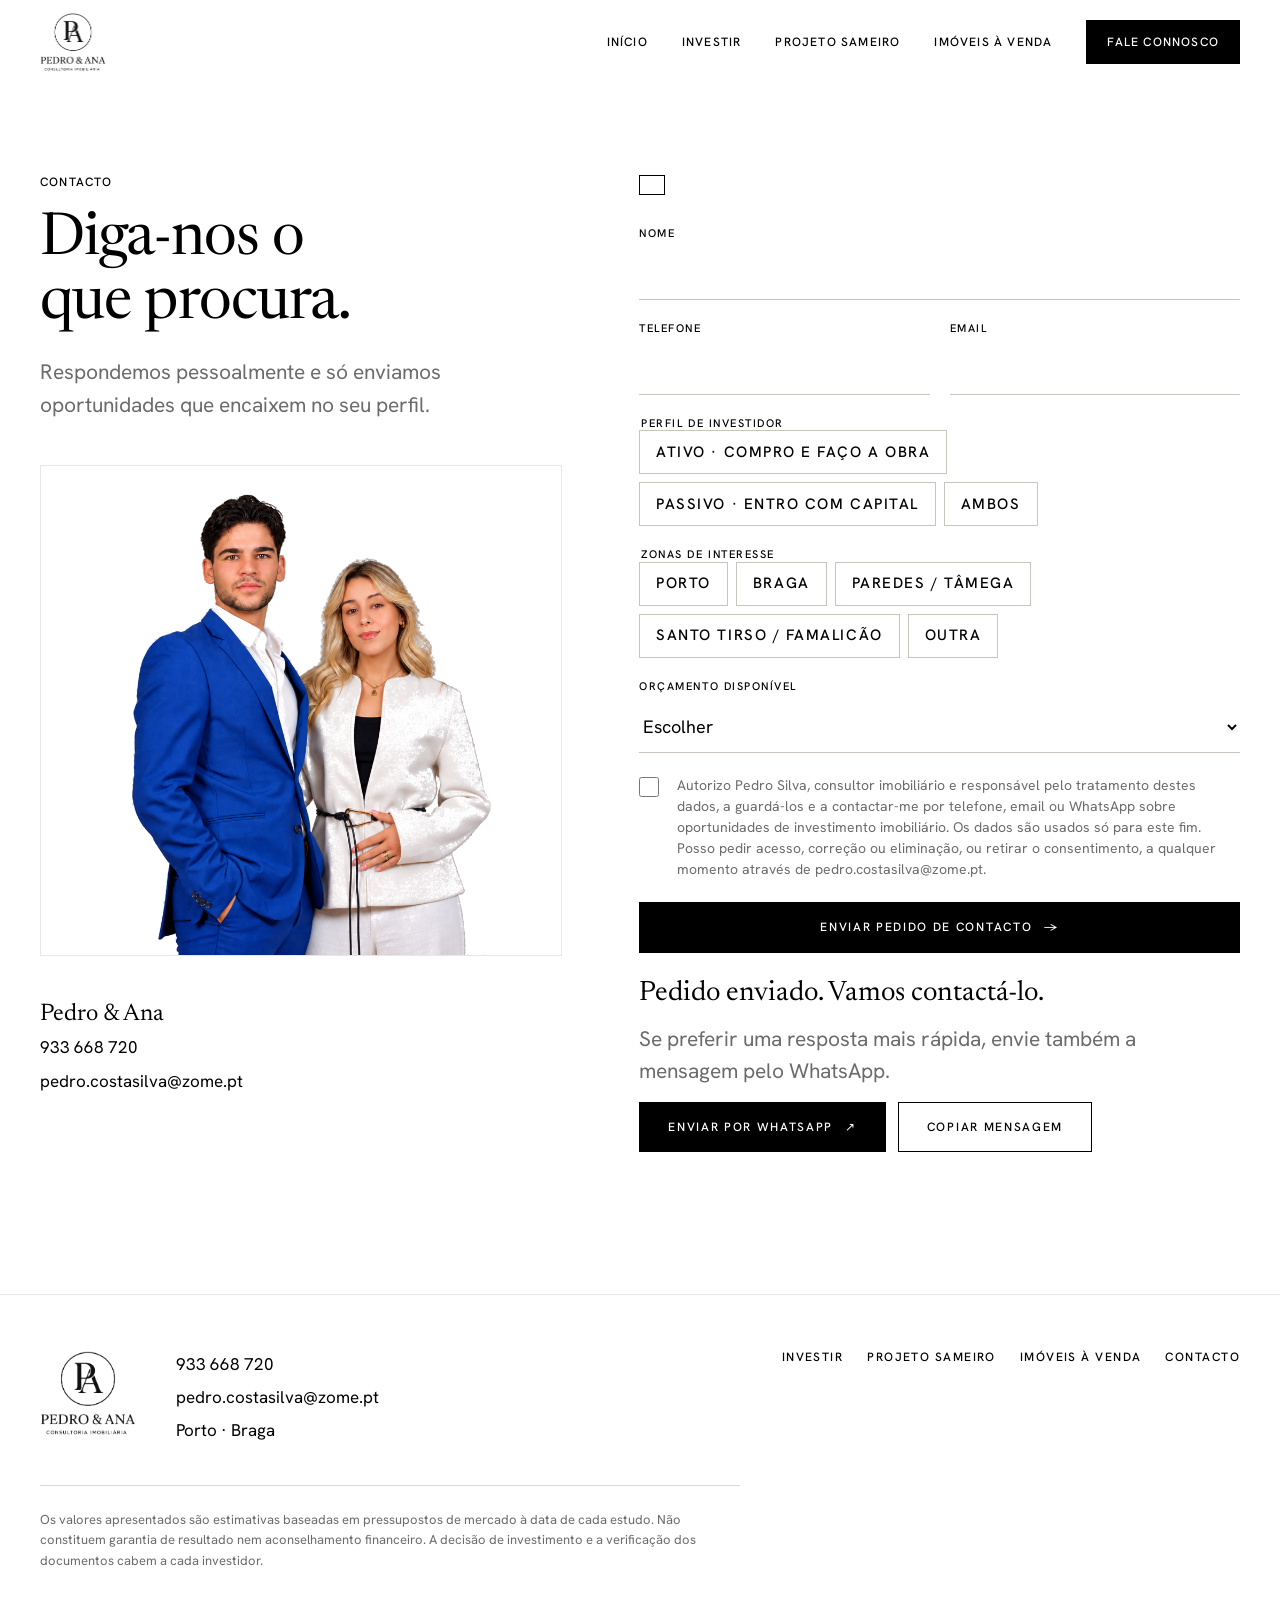
<file: contacto.html>
<!doctype html>
<html lang="pt-PT">
<head>
<meta charset="utf-8">
<meta name="robots" content="noindex, nofollow">
<meta name="viewport" content="width=device-width,initial-scale=1,viewport-fit=cover">
<title>Contacto · Pedro &amp; Ana</title>
<meta name="description" content="Deixe o seu contacto para receber oportunidades de investimento imobiliário no Porto e em Braga.">
<meta property="og:title" content="Contacto · Pedro &amp; Ana">
<meta name="theme-color" content="#ffffff">
<link rel="icon" href="img/logo-black.png">
<link rel="preconnect" href="https://fonts.googleapis.com">
<link rel="preconnect" href="https://fonts.gstatic.com" crossorigin>
<link rel="stylesheet" href="https://fonts.googleapis.com/css2?family=Newsreader:opsz,wght@6..72,400;6..72,500&family=Hanken+Grotesk:wght@400;500;600&display=swap">
<link rel="stylesheet" href="style.css">
</head>
<body>
<a class="skip" href="#conteudo">Saltar para o conteúdo</a>
<header class="site-head">
  <div class="wrap">
    <a class="brand" href="index.html" aria-label="Pedro &amp; Ana, início"><img src="img/logo-black.png" alt="Pedro &amp; Ana" width="1057" height="927"></a>
    <button class="menu-btn" type="button" aria-expanded="false" aria-controls="nav">Menu</button>
    <nav class="nav" id="nav" aria-label="Principal">
      <a href="index.html">Início</a>
      <a href="investir.html">Investir</a>
      <a href="sameiro.html">Projeto Sameiro</a>
      <a href="imoveis.html">Imóveis à venda</a>
      <a class="btn btn-solid" href="contacto.html" aria-current="page">Fale connosco</a>
    </nav>
  </div>
</header>

<main id="conteudo">
  <section class="section" style="padding-top:clamp(48px,7vw,96px)">
    <div class="wrap contact">
      <div class="stack-l">
        <div class="stack">
          <p class="label" data-enter>Contacto</p>
          <h1 class="h-l" data-enter="2">Diga-nos o que procura.</h1>
          <p class="lead" data-enter="3">Respondemos pessoalmente e só enviamos oportunidades que encaixem no seu perfil.</p>
        </div>
        <div class="team"><div class="ph" style="grid-column:1/-1"><img src="img/team.png" alt="Pedro e Ana" width="711" height="869"></div></div>
        <div class="direct">
          <b style="font:400 24px/1.2 var(--display)">Pedro &amp; Ana</b>
          <span>933 668 720</span>
          <span>pedro.costasilva@zome.pt</span>
        </div>
      </div>

      <div>
        <p class="tag" id="f-interesse" hidden style="margin-bottom:24px"></p>
        <form id="lead" novalidate>
          <div class="field"><label for="f-nome">Nome</label><input id="f-nome" name="nome" type="text" autocomplete="name" required><p class="err" id="e-nome"></p></div>
          <div class="row2">
            <div class="field"><label for="f-tel">Telefone</label><input id="f-tel" name="telefone" type="tel" autocomplete="tel" inputmode="tel" required><p class="err" id="e-tel"></p></div>
            <div class="field"><label for="f-email">Email</label><input id="f-email" name="email" type="email" autocomplete="email" required><p class="err" id="e-email"></p></div>
          </div>
          <fieldset>
            <legend class="legend">Perfil de investidor</legend>
            <div class="choices">
              <label class="choice"><input type="radio" name="perfil" id="f-ativo" value="Ativo"><span>Ativo · compro e faço a obra</span></label>
              <label class="choice"><input type="radio" name="perfil" id="f-passivo" value="Passivo"><span>Passivo · entro com capital</span></label>
              <label class="choice"><input type="radio" name="perfil" id="f-ambos" value="Ambos"><span>Ambos</span></label>
            </div>
            <p class="err" id="e-perfil"></p>
          </fieldset>
          <fieldset>
            <legend class="legend">Zonas de interesse</legend>
            <div class="choices">
              <label class="choice"><input type="checkbox" name="zonas" id="z-porto" value="Porto"><span>Porto</span></label>
              <label class="choice"><input type="checkbox" name="zonas" id="z-braga" value="Braga"><span>Braga</span></label>
              <label class="choice"><input type="checkbox" name="zonas" id="z-tamega" value="Paredes / Tâmega"><span>Paredes / Tâmega</span></label>
              <label class="choice"><input type="checkbox" name="zonas" id="z-tirso" value="Santo Tirso / Famalicão"><span>Santo Tirso / Famalicão</span></label>
              <label class="choice"><input type="checkbox" name="zonas" id="z-outra" value="Outra"><span>Outra</span></label>
            </div>
          </fieldset>
          <div class="field">
            <label for="f-orc">Orçamento disponível</label>
            <select id="f-orc" name="orcamento">
              <option value="">Escolher</option>
              <option>Até 100.000 €</option>
              <option>100.000 € a 250.000 €</option>
              <option>250.000 € a 500.000 €</option>
              <option>500.000 € a 1.000.000 €</option>
              <option>Mais de 1.000.000 €</option>
            </select>
          </div>
          <label class="consent" for="f-rgpd">
            <input type="checkbox" id="f-rgpd" name="rgpd">
            <span>Autorizo Pedro Silva, consultor imobiliário e responsável pelo tratamento destes dados, a guardá-los e a contactar-me por telefone, email ou WhatsApp sobre oportunidades de investimento imobiliário. Os dados são usados só para este fim. Posso pedir acesso, correção ou eliminação, ou retirar o consentimento, a qualquer momento através de pedro.costasilva@zome.pt.</span>
          </label>
          <p class="err" id="e-rgpd"></p>
          <button class="btn btn-solid" type="submit">Enviar pedido de contacto <span class="arr" aria-hidden="true">→</span></button>
        </form>
        <div class="done" id="done" hidden>
          <b id="done-title">Pedido enviado. Vamos contactá-lo.</b>
          <p id="done-text" class="lead">Se preferir uma resposta mais rápida, envie também a mensagem pelo WhatsApp.</p>
          <div class="actions">
            <a class="btn btn-solid" id="wa" href="#" target="_blank" rel="noopener">Enviar por WhatsApp <span class="arr" aria-hidden="true">↗</span></a>
            <button class="btn btn-line" type="button" id="copy">Copiar mensagem</button>
          </div>
          <p class="note" id="copy-msg"></p>
        </div>
      </div>
    </div>
  </section>
</main>

<footer class="site-foot">
  <div class="wrap">
    <img src="img/logo-black.png" alt="Pedro &amp; Ana" width="1057" height="927" loading="lazy">
    <div class="direct"><span>933 668 720</span><span>pedro.costasilva@zome.pt</span><span>Porto · Braga</span></div>
    <nav aria-label="Rodapé"><a href="investir.html">Investir</a><a href="sameiro.html">Projeto Sameiro</a><a href="imoveis.html">Imóveis à venda</a><a href="contacto.html">Contacto</a></nav>
    <p class="legal">Os valores apresentados são estimativas baseadas em pressupostos de mercado à data de cada estudo. Não constituem garantia de resultado nem aconselhamento financeiro. A decisão de investimento e a verificação dos documentos cabem a cada investidor.</p>
  </div>
</footer>
<script src="site.js"></script>
</body>
</html>
</file>
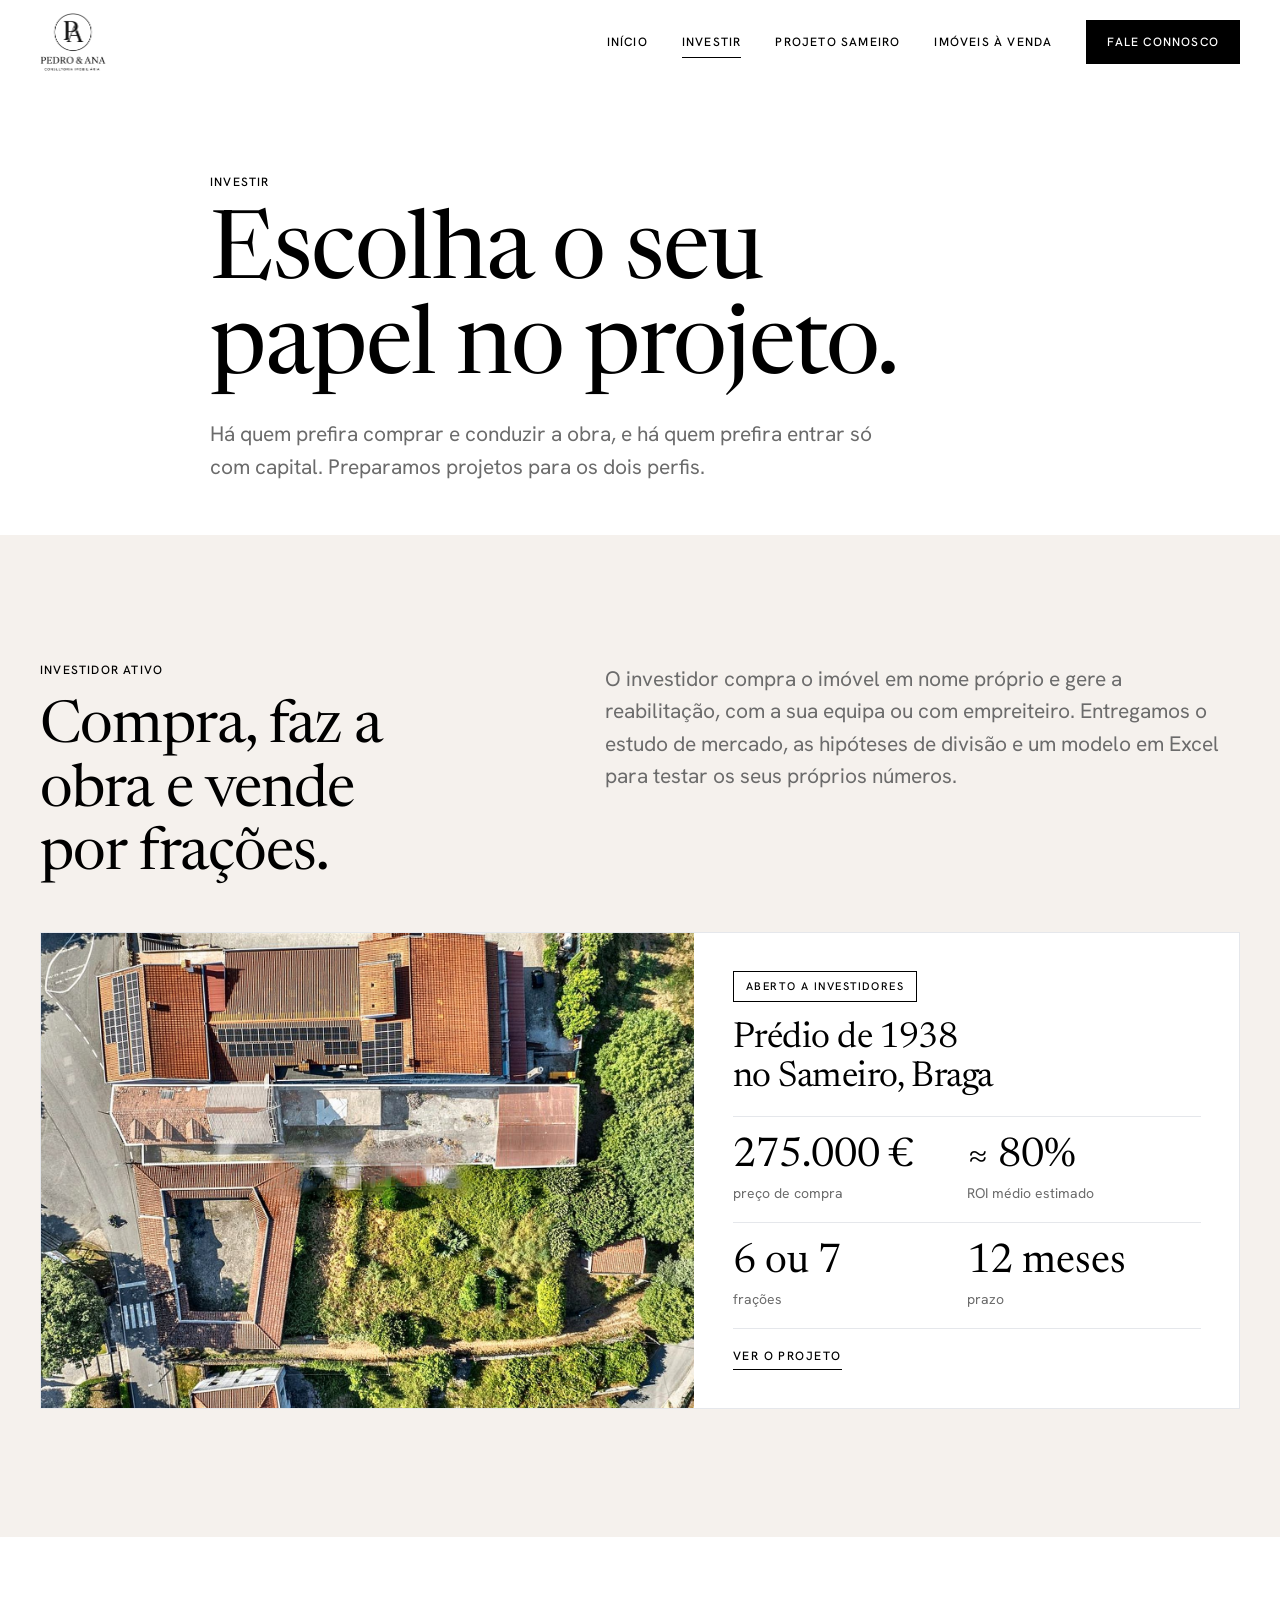
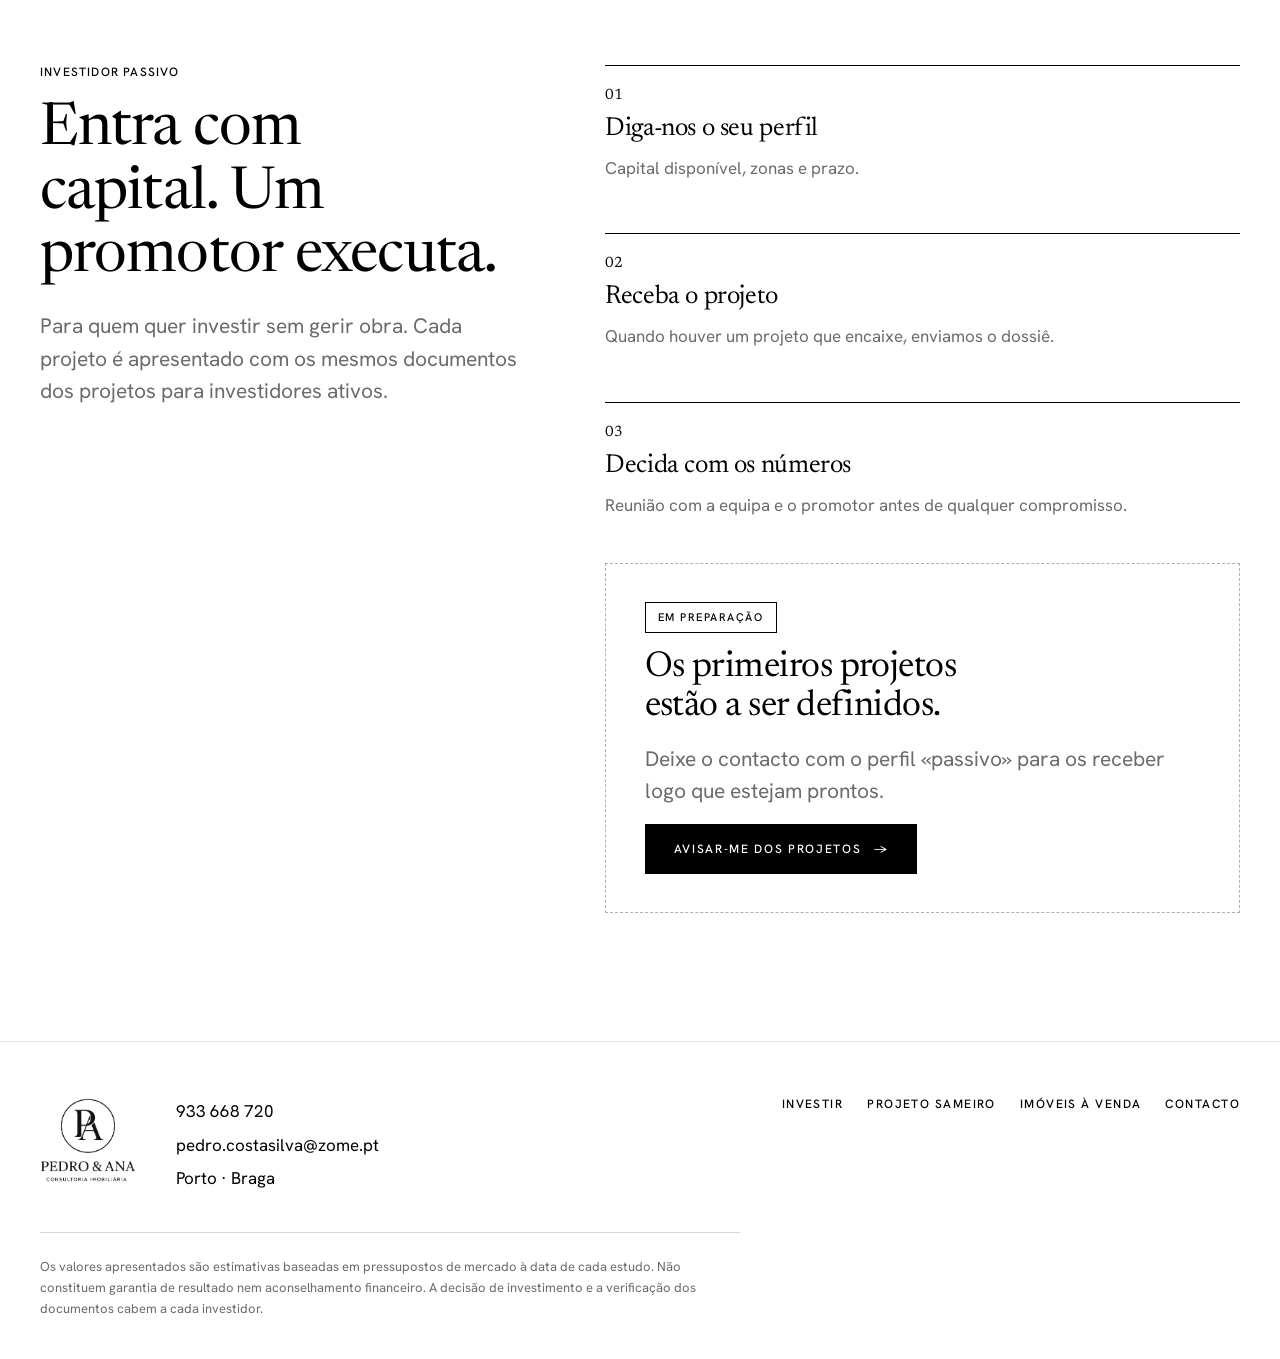
<file: investir.html>
<!doctype html>
<html lang="pt-PT">
<head>
<meta charset="utf-8">
<meta name="robots" content="noindex, nofollow">
<meta name="viewport" content="width=device-width,initial-scale=1,viewport-fit=cover">
<title>Investir · Pedro &amp; Ana</title>
<meta name="description" content="Projetos para investidores ativos e passivos no Porto e em Braga.">
<meta property="og:title" content="Investir · Pedro &amp; Ana">
<meta property="og:image" content="img/aerea-sameiro.jpg">
<meta name="theme-color" content="#ffffff">
<link rel="icon" href="img/logo-black.png">
<link rel="preconnect" href="https://fonts.googleapis.com">
<link rel="preconnect" href="https://fonts.gstatic.com" crossorigin>
<link rel="stylesheet" href="https://fonts.googleapis.com/css2?family=Newsreader:opsz,wght@6..72,400;6..72,500&family=Hanken+Grotesk:wght@400;500;600&display=swap">
<link rel="stylesheet" href="style.css">
</head>
<body>
<a class="skip" href="#conteudo">Saltar para o conteúdo</a>
<header class="site-head">
  <div class="wrap">
    <a class="brand" href="index.html" aria-label="Pedro &amp; Ana, início"><img src="img/logo-black.png" alt="Pedro &amp; Ana" width="1057" height="927"></a>
    <button class="menu-btn" type="button" aria-expanded="false" aria-controls="nav">Menu</button>
    <nav class="nav" id="nav" aria-label="Principal">
      <a href="index.html">Início</a>
      <a href="investir.html" aria-current="page">Investir</a>
      <a href="sameiro.html">Projeto Sameiro</a>
      <a href="imoveis.html">Imóveis à venda</a>
      <a class="btn btn-solid" href="contacto.html">Fale connosco</a>
    </nav>
  </div>
</header>

<main id="conteudo">
  <section class="page-head">
    <div class="wrap stack">
      <p class="label" data-enter>Investir</p>
      <h1 class="h-xl" data-enter="2">Escolha o seu papel no projeto.</h1>
      <p class="lead" data-enter="3">Há quem prefira comprar e conduzir a obra, e há quem prefira entrar só com capital. Preparamos projetos para os dois perfis.</p>
    </div>
  </section>

  <section id="ativos" class="section sand" aria-labelledby="h-ativos">
    <div class="wrap stack-l">
      <div class="split">
        <div class="stack">
          <p class="label">Investidor ativo</p>
          <h2 id="h-ativos" class="h-l">Compra, faz a obra e vende por frações.</h2>
        </div>
        <div class="stack">
          <p class="lead">O investidor compra o imóvel em nome próprio e gere a reabilitação, com a sua equipa ou com empreiteiro. Entregamos o estudo de mercado, as hipóteses de divisão e um modelo em Excel para testar os seus próprios números.</p>
        </div>
      </div>
      <a class="project-card" href="sameiro.html">
        <div class="ph"><img src="img/aerea-sameiro.jpg" alt="Vista aérea do prédio do Sameiro" loading="lazy" width="2000" height="1124"></div>
        <div class="tx">
          <span class="tag">Aberto a investidores</span>
          <h3 class="h-m">Prédio de 1938 no Sameiro, Braga</h3>
          <div class="figs">
            <div><b>275.000 €</b><span>preço de compra</span></div>
            <div><b>≈ 80%</b><span>ROI médio estimado</span></div>
            <div><b>6 ou 7</b><span>frações</span></div>
            <div><b>12 meses</b><span>prazo</span></div>
          </div>
          <span class="link" style="justify-self:start">Ver o projeto</span>
        </div>
      </a>
    </div>
  </section>

  <section id="passivos" class="section" aria-labelledby="h-passivos">
    <div class="wrap split">
      <div class="stack">
        <p class="label">Investidor passivo</p>
        <h2 id="h-passivos" class="h-l">Entra com capital. Um promotor executa.</h2>
        <p class="lead">Para quem quer investir sem gerir obra. Cada projeto é apresentado com os mesmos documentos dos projetos para investidores ativos.</p>
      </div>
      <div class="stack-l">
        <ol class="steps" style="grid-template-columns:1fr">
          <li><h3>Diga-nos o seu perfil</h3><p>Capital disponível, zonas e prazo.</p></li>
          <li><h3>Receba o projeto</h3><p>Quando houver um projeto que encaixe, enviamos o dossiê.</p></li>
          <li><h3>Decida com os números</h3><p>Reunião com a equipa e o promotor antes de qualquer compromisso.</p></li>
        </ol>
        <div class="slot">
          <span class="tag wait">Em preparação</span>
          <h3 class="h-m">Os primeiros projetos estão a ser definidos.</h3>
          <p class="lead">Deixe o contacto com o perfil «passivo» para os receber logo que estejam prontos.</p>
          <!-- POR PREENCHER (Pedro): projetos do Jorge Pais — nome, zona, capital mínimo, prazo, retorno previsto, modelo de entrada. Confirmar se o nome do promotor pode aparecer. -->
          <div class="actions"><a class="btn btn-solid" href="contacto.html?perfil=passivo">Avisar-me dos projetos <span class="arr" aria-hidden="true">→</span></a></div>
        </div>
      </div>
    </div>
  </section>
</main>

<footer class="site-foot">
  <div class="wrap">
    <img src="img/logo-black.png" alt="Pedro &amp; Ana" width="1057" height="927" loading="lazy">
    <div class="direct"><span>933 668 720</span><span>pedro.costasilva@zome.pt</span><span>Porto · Braga</span></div>
    <nav aria-label="Rodapé"><a href="investir.html">Investir</a><a href="sameiro.html">Projeto Sameiro</a><a href="imoveis.html">Imóveis à venda</a><a href="contacto.html">Contacto</a></nav>
    <p class="legal">Os valores apresentados são estimativas baseadas em pressupostos de mercado à data de cada estudo. Não constituem garantia de resultado nem aconselhamento financeiro. A decisão de investimento e a verificação dos documentos cabem a cada investidor.</p>
  </div>
</footer>
<script src="site.js"></script>
</body>
</html>
</file>
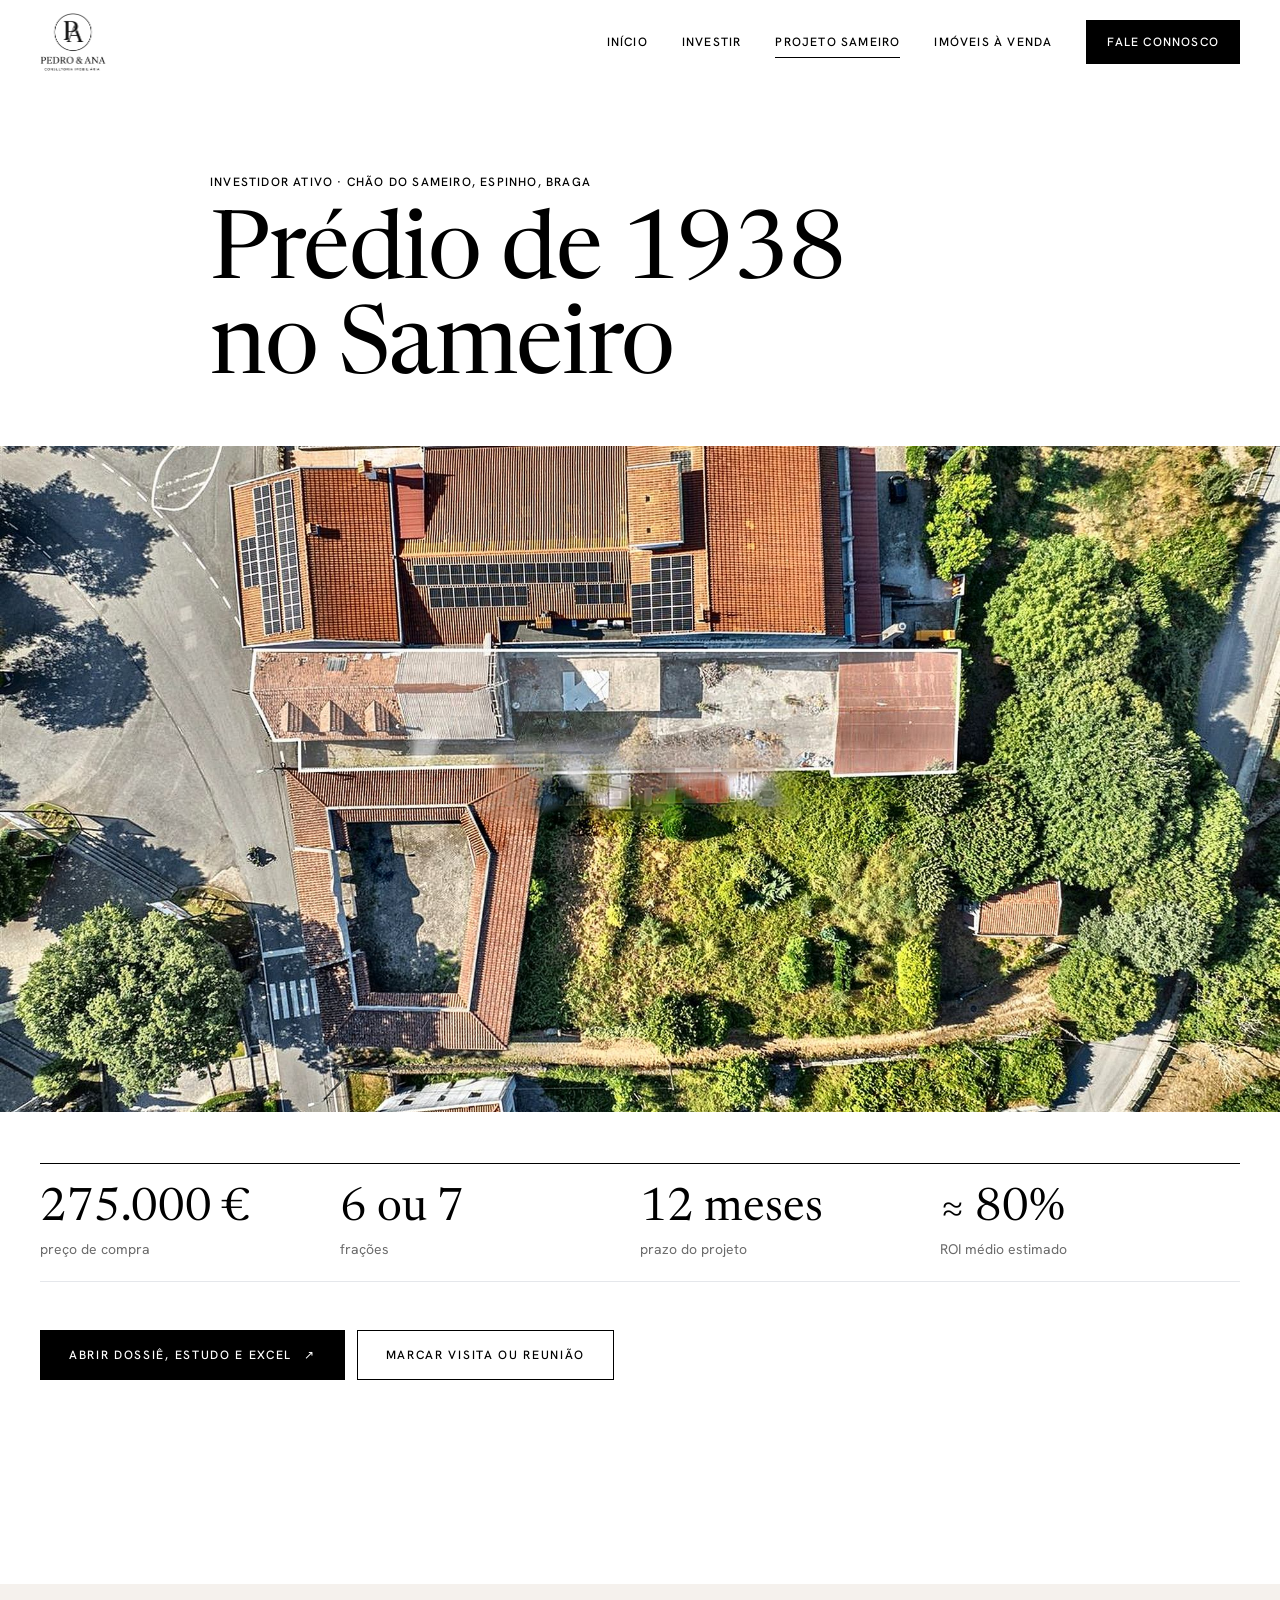
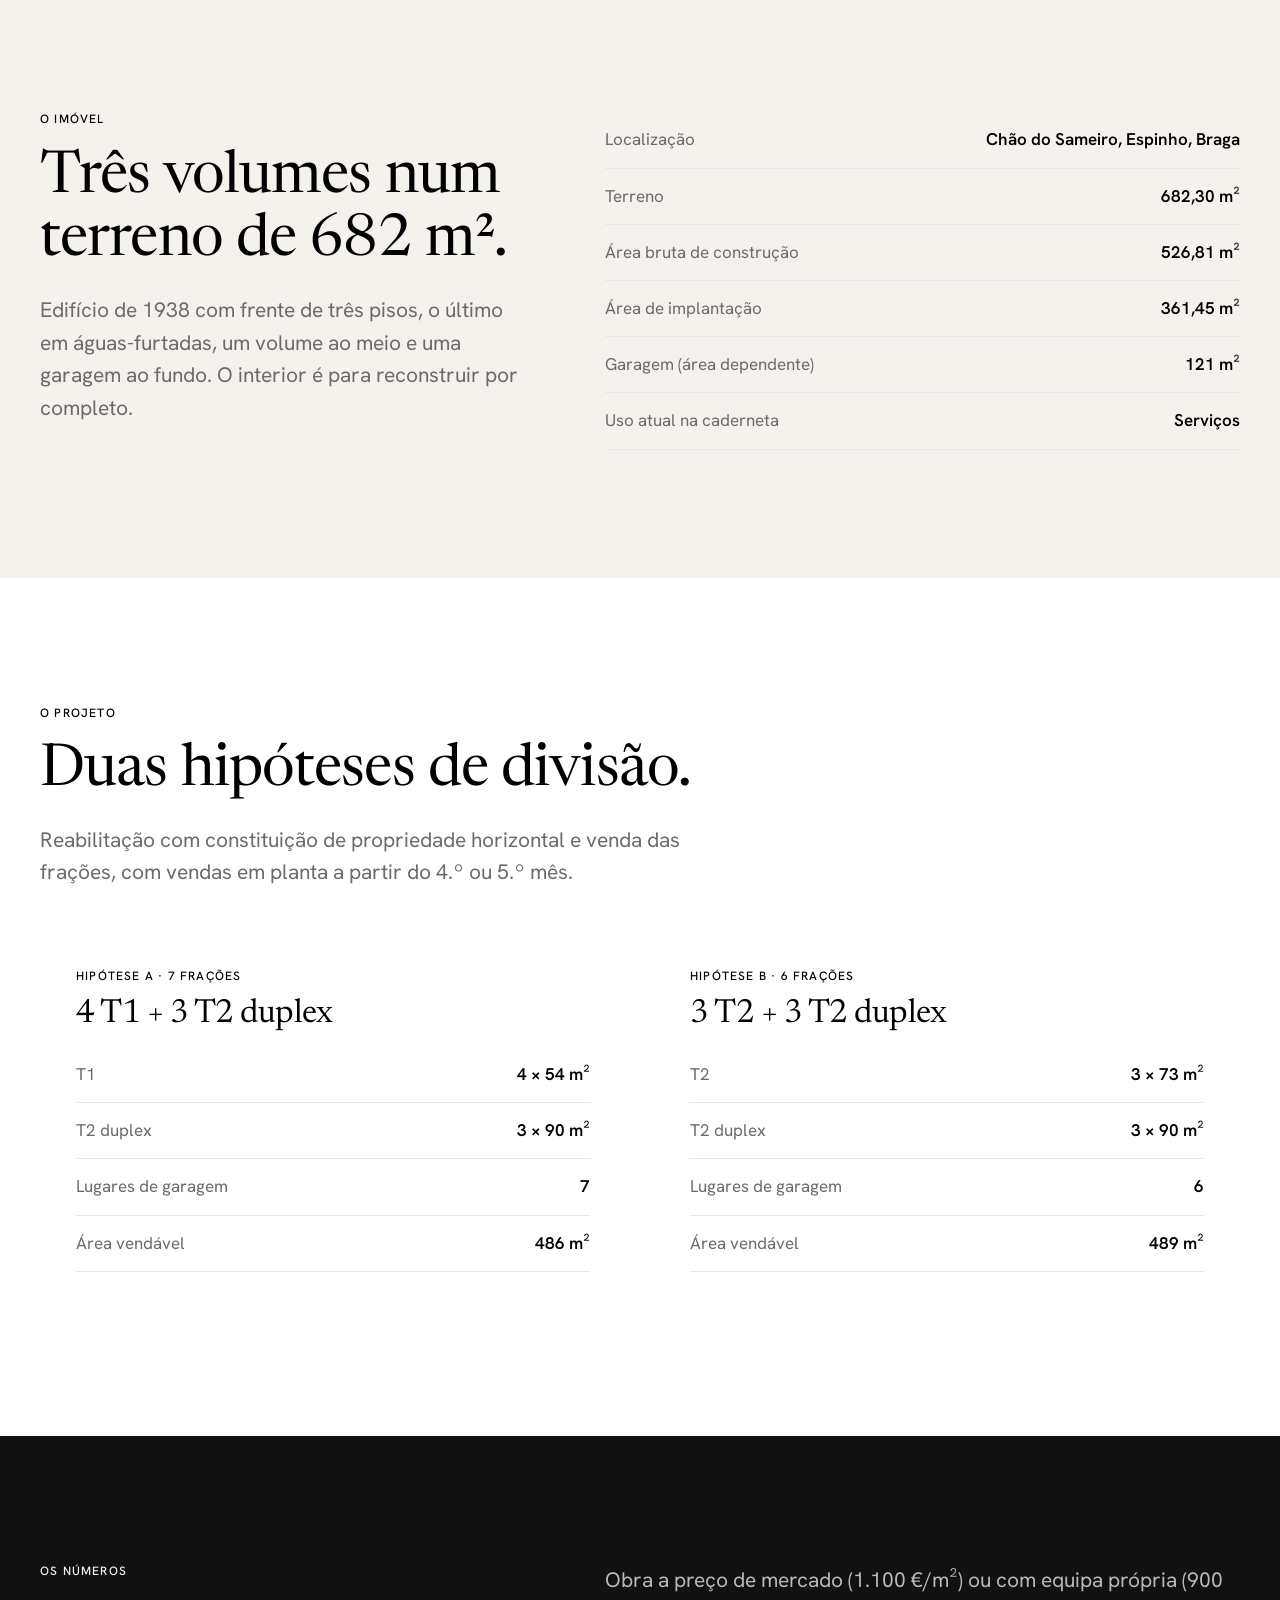
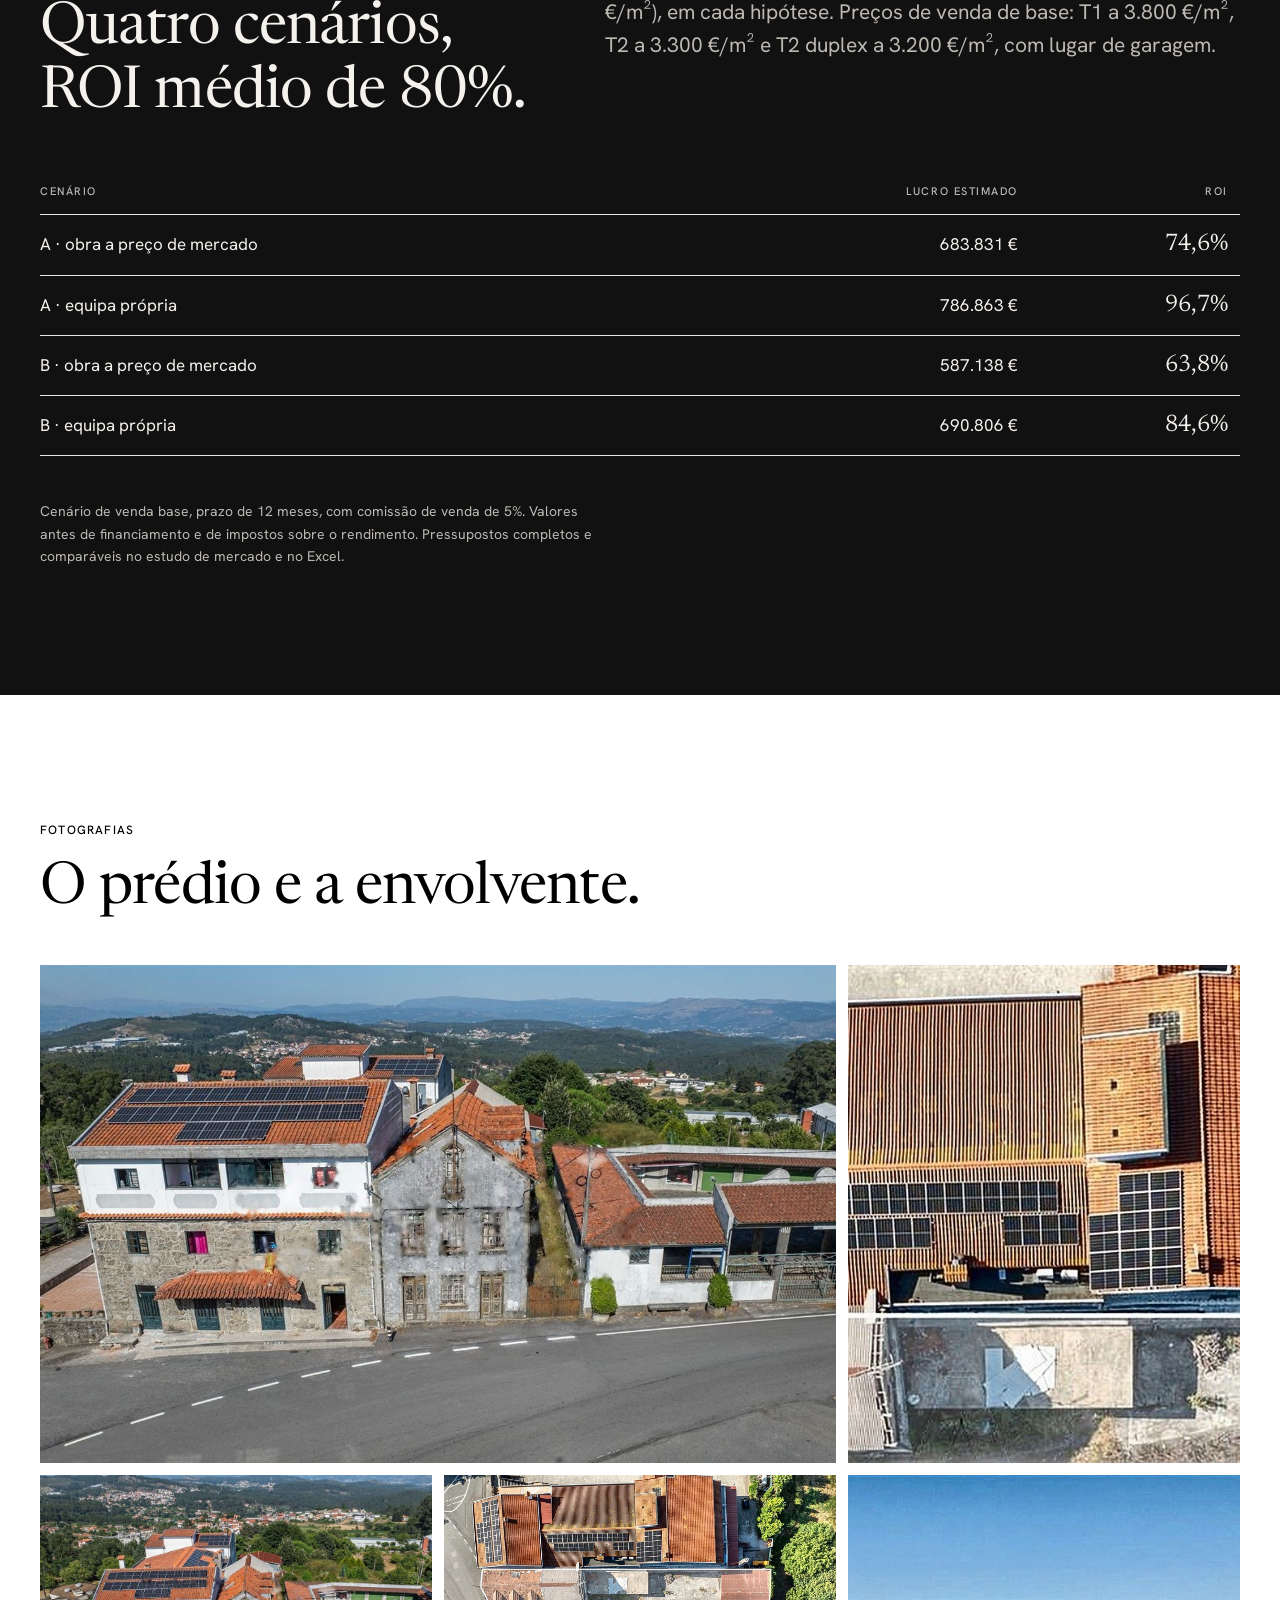
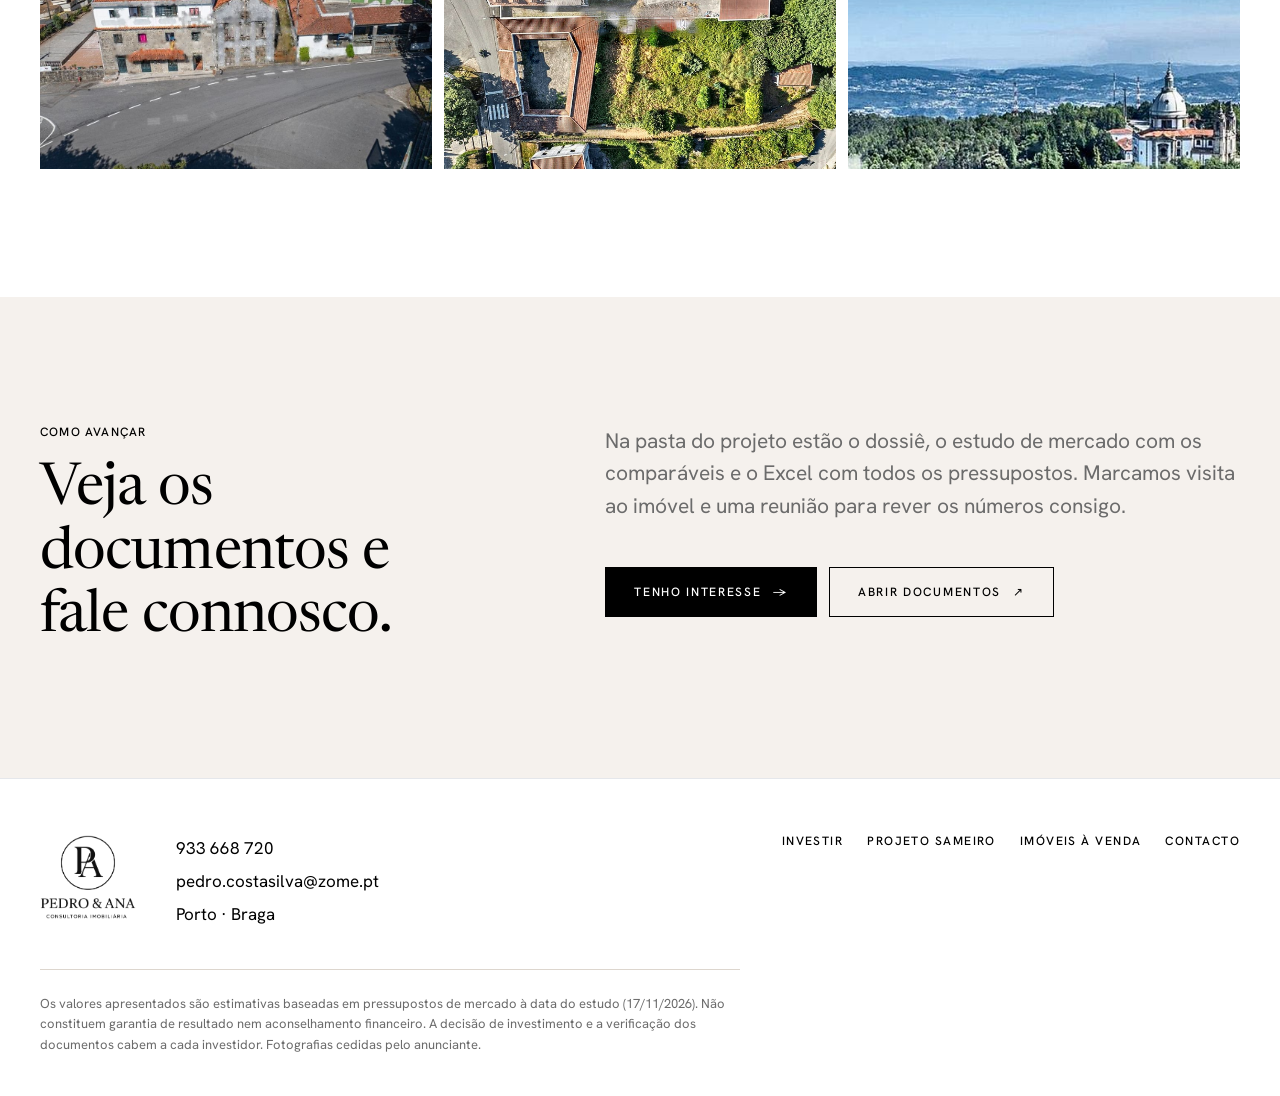
<file: sameiro.html>
<!doctype html>
<html lang="pt-PT">
<head>
<meta charset="utf-8">
<meta name="robots" content="noindex, nofollow">
<meta name="viewport" content="width=device-width,initial-scale=1,viewport-fit=cover">
<title>Prédio no Sameiro, Braga · Pedro &amp; Ana</title>
<meta name="description" content="Prédio de 1938 no Sameiro, Braga: compra a 275.000 €, 6 ou 7 frações, 12 meses, ROI médio estimado de 80%.">
<meta property="og:title" content="Prédio de 1938 no Sameiro, Braga">
<meta property="og:description" content="Compra a 275.000 €, 6 ou 7 frações, 12 meses, ROI médio estimado de 80%.">
<meta property="og:image" content="img/aerea-sameiro.jpg">
<meta name="theme-color" content="#ffffff">
<link rel="icon" href="img/logo-black.png">
<link rel="preconnect" href="https://fonts.googleapis.com">
<link rel="preconnect" href="https://fonts.gstatic.com" crossorigin>
<link rel="stylesheet" href="https://fonts.googleapis.com/css2?family=Newsreader:opsz,wght@6..72,400;6..72,500&family=Hanken+Grotesk:wght@400;500;600&display=swap">
<link rel="stylesheet" href="style.css">
</head>
<body>
<a class="skip" href="#conteudo">Saltar para o conteúdo</a>
<header class="site-head">
  <div class="wrap">
    <a class="brand" href="index.html" aria-label="Pedro &amp; Ana, início"><img src="img/logo-black.png" alt="Pedro &amp; Ana" width="1057" height="927"></a>
    <button class="menu-btn" type="button" aria-expanded="false" aria-controls="nav">Menu</button>
    <nav class="nav" id="nav" aria-label="Principal">
      <a href="index.html">Início</a>
      <a href="investir.html">Investir</a>
      <a href="sameiro.html" aria-current="page">Projeto Sameiro</a>
      <a href="imoveis.html">Imóveis à venda</a>
      <a class="btn btn-solid" href="contacto.html">Fale connosco</a>
    </nav>
  </div>
</header>

<main id="conteudo">
  <section class="page-head" style="padding-bottom:clamp(28px,4vw,48px)">
    <div class="wrap stack">
      <p class="label" data-enter>Investidor ativo · Chão do Sameiro, Espinho, Braga</p>
      <h1 class="h-xl" data-enter="2">Prédio de 1938 no Sameiro</h1>
    </div>
  </section>

  <div class="bleed" data-enter="3"><img src="img/aerea-sameiro.jpg" alt="Vista aérea do prédio, da garagem e do terreno nas traseiras" width="2000" height="1124"></div>

  <section class="section" style="padding-top:clamp(32px,4vw,56px)" aria-label="Números principais">
    <div class="wrap p-hero">
      <div class="keyrow">
        <div><b>275.000 €</b><span>preço de compra</span></div>
        <div><b>6 ou 7</b><span>frações</span></div>
        <div><b>12 meses</b><span>prazo do projeto</span></div>
        <div><b>≈ 80%</b><span>ROI médio estimado</span></div>
      </div>
      <div class="actions">
        <a class="btn btn-solid" href="https://drive.google.com/drive/folders/1wMXdfrpg5PGlUDmoerhlWoyHNDEDLMQx" target="_blank" rel="noopener">Abrir dossiê, estudo e Excel <span class="arr" aria-hidden="true">↗</span></a>
        <a class="btn btn-line" href="contacto.html?perfil=ativo&amp;interesse=Sameiro">Marcar visita ou reunião</a>
      </div>
    </div>
  </section>

  <section class="section sand" aria-labelledby="h-imovel">
    <div class="wrap split">
      <div class="stack">
        <p class="label">O imóvel</p>
        <h2 id="h-imovel" class="h-l">Três volumes num terreno de 682 m².</h2>
        <p class="lead">Edifício de 1938 com frente de três pisos, o último em águas-furtadas, um volume ao meio e uma garagem ao fundo. O interior é para reconstruir por completo.</p>
      </div>
      <ul class="spec">
        <li><span>Localização</span><b>Chão do Sameiro, Espinho, Braga</b></li>
        <li><span>Terreno</span><b>682,30 m²</b></li>
        <li><span>Área bruta de construção</span><b>526,81 m²</b></li>
        <li><span>Área de implantação</span><b>361,45 m²</b></li>
        <li><span>Garagem (área dependente)</span><b>121 m²</b></li>
        <li><span>Uso atual na caderneta</span><b>Serviços</b></li>
      </ul>
    </div>
  </section>

  <section class="section" aria-labelledby="h-projeto">
    <div class="wrap stack-l">
      <div class="stack" style="max-width:760px">
        <p class="label">O projeto</p>
        <h2 id="h-projeto" class="h-l">Duas hipóteses de divisão.</h2>
        <p class="lead">Reabilitação com constituição de propriedade horizontal e venda das frações, com vendas em planta a partir do 4.º ou 5.º mês.</p>
      </div>
      <div class="options">
        <div class="option sand">
          <p class="label">Hipótese A · 7 frações</p>
          <h3>4 T1 + 3 T2 duplex</h3>
          <ul class="spec">
            <li><span>T1</span><b>4 × 54 m²</b></li>
            <li><span>T2 duplex</span><b>3 × 90 m²</b></li>
            <li><span>Lugares de garagem</span><b>7</b></li>
            <li><span>Área vendável</span><b>486 m²</b></li>
          </ul>
        </div>
        <div class="option sand">
          <p class="label">Hipótese B · 6 frações</p>
          <h3>3 T2 + 3 T2 duplex</h3>
          <ul class="spec">
            <li><span>T2</span><b>3 × 73 m²</b></li>
            <li><span>T2 duplex</span><b>3 × 90 m²</b></li>
            <li><span>Lugares de garagem</span><b>6</b></li>
            <li><span>Área vendável</span><b>489 m²</b></li>
          </ul>
        </div>
      </div>
    </div>
  </section>

  <section class="section ink" aria-labelledby="h-numeros">
    <div class="wrap stack-l">
      <div class="split">
        <div class="stack">
          <p class="label">Os números</p>
          <h2 id="h-numeros" class="h-l">Quatro cenários, ROI médio de 80%.</h2>
        </div>
        <p class="lead">Obra a preço de mercado (1.100 €/m²) ou com equipa própria (900 €/m²), em cada hipótese. Preços de venda de base: T1 a 3.800 €/m², T2 a 3.300 €/m² e T2 duplex a 3.200 €/m², com lugar de garagem.</p>
      </div>
      <div class="table-wrap">
        <table>
          <thead><tr><th>Cenário</th><th class="num">Lucro estimado</th><th class="num">ROI</th></tr></thead>
          <tbody>
            <tr><td>A · obra a preço de mercado</td><td class="num">683.831 €</td><td class="num"><b>74,6%</b></td></tr>
            <tr><td>A · equipa própria</td><td class="num">786.863 €</td><td class="num"><b>96,7%</b></td></tr>
            <tr><td>B · obra a preço de mercado</td><td class="num">587.138 €</td><td class="num"><b>63,8%</b></td></tr>
            <tr><td>B · equipa própria</td><td class="num">690.806 €</td><td class="num"><b>84,6%</b></td></tr>
          </tbody>
        </table>
      </div>
      <p class="note" style="color:#bdb8b2">Cenário de venda base, prazo de 12 meses, com comissão de venda de 5%. Valores antes de financiamento e de impostos sobre o rendimento. Pressupostos completos e comparáveis no estudo de mercado e no Excel.</p>
    </div>
  </section>

  <section class="section" aria-labelledby="h-fotos">
    <div class="wrap stack-l">
      <div class="stack">
        <p class="label">Fotografias</p>
        <h2 id="h-fotos" class="h-l">O prédio e a envolvente.</h2>
      </div>
      <div class="gallery">
        <button class="g1" type="button" aria-label="Ampliar: fachada vista de cima"><img src="img/vista.jpg" alt="Fachada do prédio vista de cima, junto à estrada" loading="lazy" width="1400" height="787"></button>
        <button class="g2" type="button" aria-label="Ampliar: vista aérea"><img src="img/capa_01.jpg" alt="Vista aérea do prédio e do terreno" loading="lazy" width="1360" height="614"></button>
        <button class="g3" type="button" aria-label="Ampliar: fachada principal"><img src="img/fachada.jpg" alt="Fachada principal do prédio" loading="lazy" width="1400" height="787"></button>
        <button class="g4" type="button" aria-label="Ampliar: vista aérea do lote"><img src="img/aerea-sameiro.jpg" alt="Vista aérea do lote completo" loading="lazy" width="2000" height="1124"></button>
        <button class="g5" type="button" aria-label="Ampliar: Santuário do Sameiro"><img src="img/santuario.jpg" alt="Santuário do Sameiro e a paisagem em redor" loading="lazy" width="1400" height="356"></button>
      </div>
    </div>
  </section>

  <section class="section sand" aria-labelledby="h-avancar">
    <div class="wrap split">
      <div class="stack">
        <p class="label">Como avançar</p>
        <h2 id="h-avancar" class="h-l">Veja os documentos e fale connosco.</h2>
      </div>
      <div class="stack-l">
        <p class="lead">Na pasta do projeto estão o dossiê, o estudo de mercado com os comparáveis e o Excel com todos os pressupostos. Marcamos visita ao imóvel e uma reunião para rever os números consigo.</p>
        <div class="actions">
          <a class="btn btn-solid" href="contacto.html?perfil=ativo&amp;interesse=Sameiro">Tenho interesse <span class="arr" aria-hidden="true">→</span></a>
          <a class="btn btn-line" href="https://drive.google.com/drive/folders/1wMXdfrpg5PGlUDmoerhlWoyHNDEDLMQx" target="_blank" rel="noopener">Abrir documentos <span class="arr" aria-hidden="true">↗</span></a>
        </div>
      </div>
    </div>
  </section>
</main>

<footer class="site-foot">
  <div class="wrap">
    <img src="img/logo-black.png" alt="Pedro &amp; Ana" width="1057" height="927" loading="lazy">
    <div class="direct"><span>933 668 720</span><span>pedro.costasilva@zome.pt</span><span>Porto · Braga</span></div>
    <nav aria-label="Rodapé"><a href="investir.html">Investir</a><a href="sameiro.html">Projeto Sameiro</a><a href="imoveis.html">Imóveis à venda</a><a href="contacto.html">Contacto</a></nav>
    <p class="legal">Os valores apresentados são estimativas baseadas em pressupostos de mercado à data do estudo (17/11/2026). Não constituem garantia de resultado nem aconselhamento financeiro. A decisão de investimento e a verificação dos documentos cabem a cada investidor. Fotografias cedidas pelo anunciante.</p>
  </div>
</footer>
<script src="site.js"></script>
</body>
</html>
</file>
<file: style.css>
/* Pedro & Ana — site de oportunidades. Cores e tipografia inspiradas em The Modern House (18/11/2026):
   preto sobre branco, bege claro (#f5f1ed) nos fundos secundários, linhas cinza claras,
   títulos em serifa regular, etiquetas, menu e botões em maiúsculas pequenas e espaçadas. */
:root{
  --ink:#000000; --ink-2:#2b2b2b; --paper:#ffffff; --sand:#f5f1ed; --sand-2:#ebe5de;
  --brass:#000000; --muted:#6b6b6b; --line:#e5e7eb;
  --display:"Newsreader","Iowan Old Style","Georgia",serif;
  --body:"Hanken Grotesk","Segoe UI",Arial,sans-serif;
  --wrap:1240px; --gutter:max(20px,env(safe-area-inset-left,0px));
  color-scheme:light;
}
*{box-sizing:border-box}
html{scroll-behavior:smooth}
body{margin:0;background:var(--paper);color:var(--ink);font:400 17px/1.6 var(--body);-webkit-font-smoothing:antialiased;text-rendering:optimizeLegibility}
img{max-width:100%;display:block}
a{color:inherit}
h1,h2,h3{font-family:var(--display);font-weight:400;letter-spacing:-.015em;line-height:1.08;margin:0;text-wrap:balance}
p{margin:0}
.wrap{max-width:var(--wrap);margin:0 auto;padding-left:var(--gutter);padding-right:max(20px,env(safe-area-inset-right,0px))}
.narrow{max-width:760px}
.section{padding-block:clamp(64px,10vw,128px)}
.sand{background:var(--sand)}
.ink{background:#111111;color:#f5f1ed}
.label{font:500 12px/1.2 var(--body);letter-spacing:.1em;text-transform:uppercase;color:var(--brass)}
.ink .label{color:#f5f1ed}
.lead{font-size:clamp(18px,1.7vw,21px);line-height:1.55;color:var(--muted);max-width:58ch}
.ink .lead{color:#bdb8b2}
.h-xl{font-size:clamp(44px,7.4vw,104px);line-height:1}
.h-l{font-size:clamp(34px,4.6vw,62px)}
.h-m{font-size:clamp(26px,2.8vw,38px)}
.stack{display:grid;gap:20px}
.stack-l{display:grid;gap:clamp(28px,4vw,44px)}
:focus-visible{outline:2px solid var(--brass);outline-offset:4px}
.skip{position:absolute;left:-9999px;top:8px;background:var(--ink);color:#fff;padding:10px 14px;z-index:100}
.skip:focus{left:12px}

/* links e botões */
.link{font-weight:500;font-size:12px;letter-spacing:.12em;text-transform:uppercase;text-decoration:none;background-image:linear-gradient(currentColor,currentColor);background-size:100% 1px;background-position:0 100%;background-repeat:no-repeat;padding-bottom:3px;transition:background-size .3s ease}
.link:hover{background-size:0 1px;background-position:100% 100%}
.btn{display:inline-flex;align-items:center;justify-content:center;gap:12px;min-height:50px;padding:0 28px;border-radius:0;font:500 12px/1 var(--body);letter-spacing:.14em;text-transform:uppercase;text-decoration:none;border:1px solid var(--ink);cursor:pointer;transition:background-color .25s ease,color .25s ease,transform .15s ease}
.btn:active{transform:scale(.98)}
.btn-solid{background:var(--ink);color:#fff}
.btn-solid:hover{background:var(--ink-2)}
.btn-line{background:transparent;color:var(--ink)}
.btn-line:hover{background:var(--ink);color:#fff}
.ink .btn-line{border-color:#fff;color:#fff}
.ink .btn-line:hover{background:#fff;color:var(--ink)}
.btn .arr{transition:transform .25s ease}
.btn:hover .arr{transform:translateX(4px)}
.actions{display:flex;flex-wrap:wrap;gap:12px}

/* cabeçalho */
.site-head{position:sticky;top:env(safe-area-inset-top,0px);z-index:40;background:#fff;border-bottom:1px solid transparent;transition:border-color .3s ease}
.site-head.scrolled{border-color:var(--line)}
.site-head .wrap{display:flex;align-items:center;justify-content:space-between;min-height:84px;gap:20px}
.brand img{height:58px;width:auto}
.nav{display:flex;gap:34px;align-items:center}
.nav a{font:500 12px/1 var(--body);letter-spacing:.1em;text-transform:uppercase;text-decoration:none;padding:10px 0;background-image:linear-gradient(var(--ink),var(--ink));background-size:0 1px;background-position:0 100%;background-repeat:no-repeat;transition:background-size .3s ease}
.nav a:hover,.nav a[aria-current=page]{background-size:100% 1px}
.nav .btn{min-height:44px;padding:0 20px;background-image:none}
.menu-btn{display:none;background:none;border:1px solid var(--ink);color:var(--ink);font:500 12px/1 var(--body);letter-spacing:.12em;text-transform:uppercase;min-height:44px;padding:0 16px;cursor:pointer}
@media (max-width:860px){
  .menu-btn{display:inline-flex;align-items:center}
  .nav{position:fixed;inset:0;background:var(--paper);flex-direction:column;justify-content:center;gap:10px;padding:max(20px,env(safe-area-inset-top,0px)) var(--gutter);transform:translateY(-100%);transition:transform .45s cubic-bezier(.7,0,.2,1);z-index:39}
  .nav a{font:400 34px/1.2 var(--display);letter-spacing:0;text-transform:none;padding:10px 0}
  .nav .btn{font:500 12px/1 var(--body);letter-spacing:.14em;text-transform:uppercase;margin-top:18px;min-height:52px}
  body.menu-open .nav{transform:none}
  body.menu-open{overflow:hidden}
  .site-head .wrap{min-height:72px}
  .brand img{height:48px}
  .menu-btn{position:relative;z-index:41}
}

/* entrada do topo */
[data-enter]{animation:enter 1s cubic-bezier(.2,.7,.2,1) both}
[data-enter="2"]{animation-delay:.15s}
[data-enter="3"]{animation-delay:.3s}
@keyframes enter{from{opacity:0;transform:translateY(18px)}to{opacity:1;transform:none}}

/* início */
.hero{padding-block:clamp(48px,8vw,112px) clamp(40px,6vw,72px)}
.hero .grid{display:grid;grid-template-columns:1fr;gap:clamp(28px,4vw,56px)}
.hero h1{max-width:17ch;font-size:clamp(44px,6.4vw,96px)}
.hero .side{display:grid;grid-template-columns:minmax(0,1fr) auto;gap:24px 48px;align-items:end;min-width:0}
@media (max-width:860px){.hero .side{grid-template-columns:1fr}}
.bleed{position:relative;overflow:hidden;background:var(--sand)}
.bleed img{width:100%;height:clamp(300px,52vw,720px);object-fit:cover}
.bleed.pano img{height:clamp(260px,34vw,520px)}

.ways{display:grid;grid-template-columns:repeat(3,minmax(0,1fr));gap:clamp(20px,2.4vw,32px)}
.way{display:grid;gap:18px;text-decoration:none;align-content:start}
.way .ph{overflow:hidden;aspect-ratio:4/5;background:var(--sand)}
.way .ph img{width:100%;height:100%;object-fit:cover;transition:transform .9s cubic-bezier(.2,.7,.2,1)}
.way:hover .ph img{transform:scale(1.03)}
.way .ph.type{display:grid;place-items:center;padding:28px;background:var(--ink);color:#fff;text-align:center}
.way .ph.type span{font:400 clamp(28px,3vw,40px)/1.15 var(--display)}
.way h3{font-size:clamp(24px,2.2vw,30px)}
.way p{color:var(--muted)}
.way .more{font-weight:500;font-size:12px;letter-spacing:.12em;text-transform:uppercase}
.way .more .arr{display:inline-block;transition:transform .25s ease}
.way:hover .more .arr{transform:translateX(4px)}

.feature{display:grid;grid-template-columns:1.25fr 1fr;gap:clamp(28px,5vw,80px);align-items:center}
.feature .ph{overflow:hidden;aspect-ratio:4/3}
.feature .ph img{width:100%;height:100%;object-fit:cover;transition:transform .9s cubic-bezier(.2,.7,.2,1)}
.feature a.ph:hover img{transform:scale(1.03)}
.figs{display:grid;grid-template-columns:repeat(2,minmax(0,1fr));border-top:1px solid var(--line)}
.figs div{padding:20px 0 18px;border-bottom:1px solid var(--line);display:grid;gap:4px}
.figs div:nth-child(odd){padding-right:16px}
.figs b{font:400 clamp(30px,3.2vw,44px)/1 var(--display);font-variant-numeric:lining-nums tabular-nums}
.figs span{font-size:14px;color:var(--muted)}
.ink .figs,.ink .figs div{border-color:rgba(255,255,255,.18)}
.ink .figs span{color:#bdb8b2}

.steps{display:grid;grid-template-columns:repeat(3,minmax(0,1fr));gap:clamp(24px,4vw,56px);counter-reset:s}
.steps li{list-style:none;display:grid;gap:12px;padding-top:22px;border-top:1px solid var(--ink);counter-increment:s}
.steps li::before{content:"0" counter(s);font:400 15px/1 var(--display);color:var(--brass)}
.steps h3{font-size:26px}
.steps p{color:var(--muted)}
.steps{padding:0;margin:0}

.team{display:grid;grid-template-columns:1fr 1.1fr;gap:clamp(28px,6vw,96px);align-items:center}
.team .ph{background:#fff;display:flex;justify-content:center;padding-top:24px;border:1px solid var(--line)}
.team .ph img{width:min(380px,82%);height:auto}

/* páginas interiores */
.page-head{padding-block:clamp(48px,7vw,96px) clamp(32px,4vw,56px)}
.page-head .stack{max-width:900px}
.split{display:grid;grid-template-columns:1fr 1.3fr;gap:clamp(28px,6vw,96px);align-items:start}
.project-card{display:grid;grid-template-columns:1.2fr 1fr;gap:0;text-decoration:none;background:var(--paper);border:1px solid var(--line);transition:box-shadow .3s ease,transform .3s ease}
.project-card:hover{transform:translateY(-2px);box-shadow:0 24px 48px -32px rgba(0,0,0,.35)}
.project-card .ph{overflow:hidden;min-height:340px}
.project-card .ph img{width:100%;height:100%;object-fit:cover;transition:transform .9s cubic-bezier(.2,.7,.2,1)}
.project-card:hover .ph img{transform:scale(1.03)}
.project-card .tx{padding:clamp(24px,3vw,40px);display:grid;gap:18px;align-content:center}
.tag{display:inline-flex;align-self:start;justify-self:start;font:500 11px/1 var(--body);letter-spacing:.14em;text-transform:uppercase;padding:9px 12px;border:1px solid currentColor}
.tag.wait{color:var(--brass)}
.slot{border:1px dashed #b5aea6;padding:clamp(24px,3vw,40px);display:grid;gap:16px;background:var(--paper)}

/* projeto */
.p-hero{display:grid;gap:clamp(28px,4vw,48px);padding-bottom:clamp(40px,6vw,80px)}
.keyrow{display:grid;grid-template-columns:repeat(4,minmax(0,1fr));border-top:1px solid var(--ink);border-bottom:1px solid var(--line)}
.keyrow div{padding:22px 18px 20px 0;display:grid;gap:6px}
.keyrow b{font:400 clamp(30px,3.6vw,52px)/1 var(--display);font-variant-numeric:lining-nums tabular-nums}
.keyrow span{font-size:14px;color:var(--muted)}
.spec{list-style:none;margin:0;padding:0;display:grid}
.spec li{display:flex;justify-content:space-between;gap:20px;padding:14px 0;border-bottom:1px solid var(--line)}
.spec li span{color:var(--muted)}
.spec li b{font-weight:600;text-align:right}
.options{display:grid;grid-template-columns:1fr 1fr;gap:clamp(16px,2.4vw,28px)}
.option{background:var(--paper);padding:clamp(22px,3vw,36px);display:grid;gap:14px;align-content:start}
.option h3{font-size:clamp(26px,2.6vw,34px)}
.table-wrap{overflow-x:auto;-webkit-overflow-scrolling:touch}
table{width:100%;border-collapse:collapse;min-width:520px;font-variant-numeric:tabular-nums}
th,td{text-align:left;padding:16px 12px 16px 0;border-bottom:1px solid var(--line)}
th{font:500 11px/1.2 var(--body);letter-spacing:.14em;text-transform:uppercase;color:inherit;opacity:.75}
td.num,th.num{text-align:right}
td b{font:400 24px/1 var(--display)}
.note{font-size:14px;color:var(--muted);max-width:70ch}
.gallery{display:grid;grid-template-columns:repeat(6,minmax(0,1fr));gap:12px}
.gallery button{all:unset;cursor:zoom-in;overflow:hidden;display:block;background:var(--sand)}
.gallery button:focus-visible{outline:2px solid var(--brass);outline-offset:3px}
.gallery img{width:100%;height:100%;object-fit:cover;transition:transform .9s cubic-bezier(.2,.7,.2,1)}
.gallery button:hover img{transform:scale(1.03)}
.gallery .g1{grid-column:span 4;aspect-ratio:16/10}
.gallery .g2{grid-column:span 2;aspect-ratio:auto}
.gallery .g3,.gallery .g4,.gallery .g5{grid-column:span 2;aspect-ratio:4/3}
.lightbox{position:fixed;inset:0;z-index:60;background:rgba(10,10,10,.94);display:grid;place-items:center;padding:max(56px,env(safe-area-inset-top,0px)) var(--gutter) 56px}
.lightbox img{max-height:84vh;max-width:min(1400px,100%);width:auto;object-fit:contain}
.lightbox .lb-btn{position:absolute;background:none;border:1px solid rgba(255,255,255,.5);color:#fff;min-width:48px;min-height:48px;font:500 20px/1 var(--body);cursor:pointer}
.lightbox .lb-close{top:max(14px,env(safe-area-inset-top,0px));right:max(14px,env(safe-area-inset-right,0px))}
.lightbox .lb-prev{left:max(14px,env(safe-area-inset-left,0px));top:50%}
.lightbox .lb-next{right:max(14px,env(safe-area-inset-right,0px));top:50%}

/* imóveis */
.listings{display:grid;grid-template-columns:repeat(2,minmax(0,1fr));gap:clamp(28px,4vw,56px) clamp(20px,3vw,40px)}
.listing{display:grid;gap:16px;text-decoration:none;align-content:start}
.listing .ph{overflow:hidden;aspect-ratio:3/2;background:var(--sand)}
.listing .ph img{width:100%;height:100%;object-fit:cover;transition:transform .9s cubic-bezier(.2,.7,.2,1)}
.listing:hover .ph img{transform:scale(1.03)}
.listing .row{display:flex;justify-content:space-between;align-items:baseline;gap:16px;flex-wrap:wrap}
.listing h3{font-size:clamp(24px,2.3vw,30px)}
.listing .price{font:400 24px/1 var(--display);white-space:nowrap}
.listing .meta{font-size:15px;color:var(--muted)}
.listing .deal{font:500 11px/1 var(--body);letter-spacing:.14em;text-transform:uppercase;color:var(--muted)}

/* contacto e formulário */
.contact{display:grid;grid-template-columns:1fr 1.15fr;gap:clamp(28px,6vw,96px);align-items:start}
.direct{display:grid;gap:6px;font-size:17px}
.direct span{user-select:all}
form{display:grid;gap:22px}
.row2{display:grid;grid-template-columns:1fr 1fr;gap:20px}
.field{display:grid;gap:8px;min-width:0}
label,.legend{font:500 11px/1.2 var(--body);letter-spacing:.14em;text-transform:uppercase;color:var(--ink)}
input[type=text],input[type=tel],input[type=email],select{width:100%;min-height:52px;padding:12px 0;border:0;border-bottom:1px solid #c9c4be;border-radius:0;background:transparent;font:400 18px/1.3 var(--body);color:var(--ink)}
select{padding-right:24px}
input:focus,select:focus{outline:none;border-bottom:2px solid var(--ink)}
fieldset{border:0;margin:0;padding:0;display:grid;gap:12px;min-width:0}
.choices{display:flex;flex-wrap:wrap;gap:8px}
.choice{position:relative}
.choice input{position:absolute;opacity:0;inset:0;width:100%;height:100%;margin:0;cursor:pointer}
.choice span{display:inline-flex;align-items:center;min-height:44px;padding:0 16px;border:1px solid #c9c4be;font:500 15px/1 var(--body);transition:background-color .2s ease,color .2s ease,border-color .2s ease}
.choice input:checked+span{background:var(--ink);border-color:var(--ink);color:#fff}
.choice input:focus-visible+span{outline:2px solid var(--brass);outline-offset:2px}
.consent{display:grid;grid-template-columns:24px 1fr;gap:14px;align-items:start;font:400 14px/1.5 var(--body);letter-spacing:0;text-transform:none;color:var(--muted)}
.consent input{width:20px;height:20px;margin:2px 0 0;accent-color:var(--ink)}
.err{font-size:13px;color:#b0283c}
.err:empty{display:none}
.done{display:grid;gap:14px;border-top:1px solid var(--ink);padding-top:24px}
.done b{font:400 28px/1.15 var(--display)}

/* rodapé */
.site-foot{background:var(--paper);color:var(--ink);font-size:14px;border-top:1px solid var(--line)}
.site-foot .wrap{display:grid;grid-template-columns:auto 1fr auto;gap:40px;align-items:start;padding-block:56px 40px}
.site-foot img{height:84px;width:auto}
.site-foot nav{display:flex;gap:24px;flex-wrap:wrap}
.site-foot a{text-decoration:none}
.site-foot a:hover{text-decoration:underline;text-underline-offset:4px}
.site-foot .legal{grid-column:1/-1;border-top:1px solid #ddd6ce;padding-top:24px;font-size:13px;color:var(--muted);max-width:100ch}
.site-foot nav a{font:500 12px/1 var(--body);letter-spacing:.12em;text-transform:uppercase}

@media (max-width:980px){
  .hero .grid,.feature,.team,.split,.contact,.project-card{grid-template-columns:1fr}
  .project-card .ph{min-height:0;aspect-ratio:16/10}
  .keyrow{grid-template-columns:repeat(2,minmax(0,1fr))}
  .site-foot .wrap{grid-template-columns:1fr}
}
@media (max-width:720px){
  body{font-size:16px}
  .ways,.steps,.options,.listings,.row2{grid-template-columns:1fr}
  .way .ph{aspect-ratio:4/3}
  .gallery{grid-template-columns:1fr 1fr}
  .gallery .g1{grid-column:1/-1}
  .gallery .g2,.gallery .g3,.gallery .g4,.gallery .g5{grid-column:span 1;aspect-ratio:1}
  .actions .btn,form .btn{width:100%}
  table{min-width:0;font-size:15px}
  th,td{padding:14px 8px 14px 0}
  td b{font-size:20px}
  .lightbox .lb-prev,.lightbox .lb-next{top:auto;bottom:max(14px,env(safe-area-inset-bottom,0px))}
}
@media (prefers-reduced-motion:reduce){
  *,*::before,*::after{animation:none!important;transition:none!important;scroll-behavior:auto!important}
}
</file>
